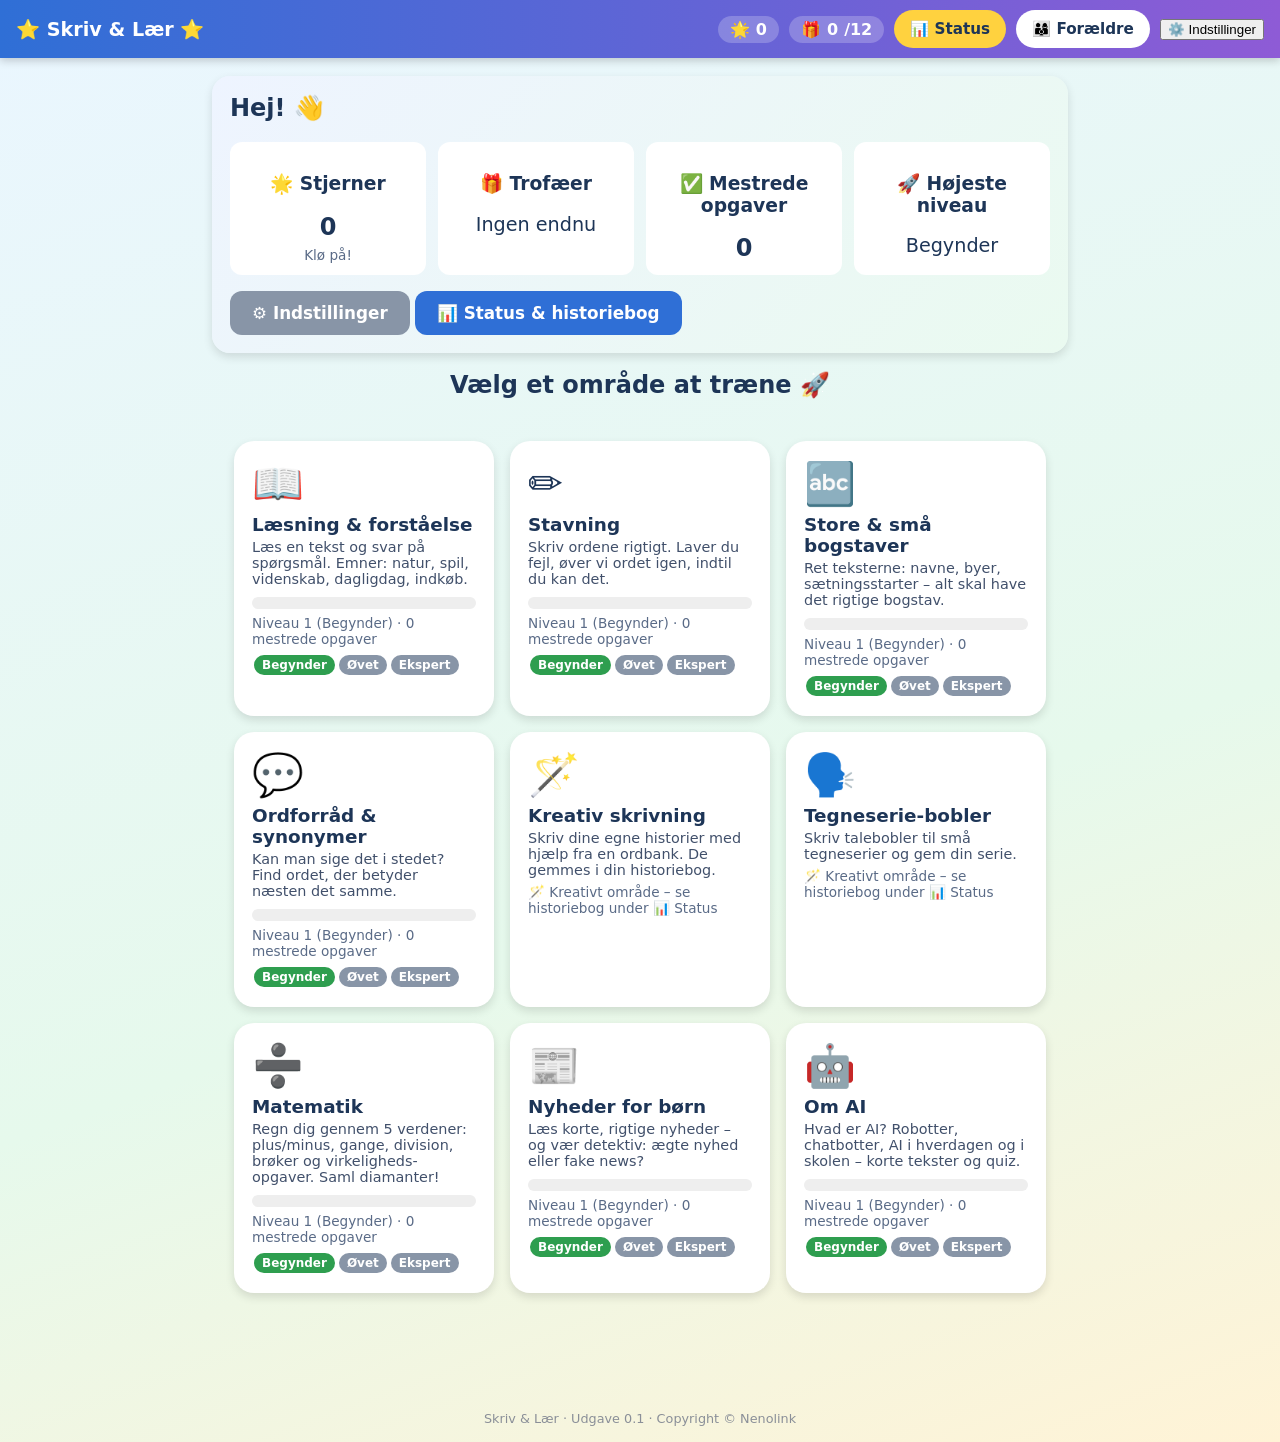
<file: index.html>
<!doctype html>
<html lang="da">
<head>
<meta charset="UTF-8" />
<meta name="viewport" content="width=device-width, initial-scale=1.0" />
<title>Skriv &amp; Lær – 4. klasse</title>
<link rel="stylesheet" href="faelles.css" />
</head>
<body>
<header>
  <h1>⭐ Skriv &amp; Lær ⭐</h1>
  <div class="pill">🌟 <span id="hud-stjerner">0</span></div>
  <div class="pill">🎁 <span id="hud-trofæer">0</span>/12</div>
  <button id="btn-status">📊 Status</button>
  <button id="btn-foraelder">👨‍👩‍👦 Forældre</button>
  <button id="btn-indstillinger">⚙️ Indstillinger</button>
</header>
<div class="hoved" id="app"></div>
<div class="overlay" id="overlay"><div class="indhold" id="overlay-indhold"></div></div>

<script src="faelles/data-dansk.js"></script>
<script src="faelles/data-andet.js"></script>
<script src="faelles/motor.js"></script>
<script>
"use strict";
function vælgNiveau(omr, n){
  if(!S || !S.områder[omr]) return;
  S.områder[omr].niveau = n;
  gem(S);
  location.reload();
}
var SIDE = [
 {fil:"laesning.html",ikon:"📖",navn:"Læsning & forståelse",tag:"Læs en tekst og svar på spørgsmål. Emner: natur, spil, videnskab, dagligdag, indkøb."},
 {fil:"stavning.html",ikon:"✏️",navn:"Stavning",tag:"Skriv ordene rigtigt. Laver du fejl, øver vi ordet igen, indtil du kan det."},
 {fil:"bogstaver.html",ikon:"🔤",navn:"Store & små bogstaver",tag:"Ret teksterne: navne, byer, sætningsstarter – alt skal have det rigtige bogstav."},
 {fil:"synonymer.html",ikon:"💬",navn:"Ordforråd & synonymer",tag:"Kan man sige det i stedet? Find ordet, der betyder næsten det samme."},
 {fil:"kreativ-skrivning.html",ikon:"🪄",navn:"Kreativ skrivning",tag:"Skriv dine egne historier med hjælp fra en ordbank. De gemmes i din historiebog."},
 {fil:"tegneserie.html",ikon:"🗣️",navn:"Tegneserie-bobler",tag:"Skriv talebobler til små tegneserier og gem din serie."},
 {fil:"matematik.html",ikon:"➗",navn:"Matematik",tag:"Regn dig gennem 5 verdener: plus/minus, gange, division, brøker og virkeligheds-opgaver. Saml diamanter!"},
 {fil:"nyheder.html",ikon:"📰",navn:"Nyheder for børn",tag:"Læs korte, rigtige nyheder – og vær detektiv: ægte nyhed eller fake news?"},
 {fil:"ai.html",ikon:"🤖",navn:"Om AI",tag:"Hvad er AI? Robotter, chatbotter, AI i hverdagen og i skolen – korte tekster og quiz."}
];
var TILES = {"laesning.html":"laesning","stavning.html":"stavning","bogstaver.html":"bogstaver","synonymer.html":"synonym","matematik.html":"matematik","nyheder.html":"nyheder","ai.html":"ai"};
var app = document.getElementById("app");

/* ============ DASHBOARD ============ */
function totalMestrede(){ return ALLE_OMRAADER.reduce(function(a,o){ return a+S.områder[o].mestrede.length; },0); }
function bedsteNiveau(){ return Math.max.apply(null, ALLE_OMRAADER.map(function(o){ return S.områder[o].niveau; })); }
function tegnDashboard(){
  var navn = S.indstillinger.navn;
  var hilsen = navn? "Hej "+navn+"! 👋" : "Hej! 👋";
  var html = "<div class='kasse' style='background:linear-gradient(135deg,#eef4ff,#eafaf0)'>"+
    "<h2 style='margin-top:0'>"+hilsen+"</h2>"+
    "<div style='display:grid;grid-template-columns:repeat(auto-fit,minmax(140px,1fr));gap:12px;margin-top:10px'>"+
      "<div style='background:#fff;border-radius:12px;padding:12px;text-align:center'><h3>🌟 Stjerner</h3><div style='font-size:1.5rem'><b>"+S.stjerner+"</b></div>"+(S.stjerner?"":"<div class='tagline'>Klø på!</div>")+"</div>"+
      "<div style='background:#fff;border-radius:12px;padding:12px;text-align:center'><h3>🎁 Trofæer</h3><div style='font-size:1.2rem'>"+("🏅".repeat(S.trofæer)||"Ingen endnu")+"</div></div>"+
      "<div style='background:#fff;border-radius:12px;padding:12px;text-align:center'><h3>✅ Mestrede opgaver</h3><div style='font-size:1.5rem'><b>"+totalMestrede()+"</b></div></div>"+
      "<div style='background:#fff;border-radius:12px;padding:12px;text-align:center'><h3>🚀 Højeste niveau</h3><div style='font-size:1.2rem'>"+NIV[bedsteNiveau()].navn+"</div></div>"+
    "</div>"+
    "<p style='margin-bottom:0'><button class='btn grå' onclick='visIndstillinger()'>⚙️ Indstillinger</button>"+
    " <button class='btn blå' onclick='visStatus()'>📊 Status & historiebog</button></p>"+
  "</div>"+
  "<h2 style='text-align:center;color:#1d3557;margin-top:18px'>Vælg et område at træne 🚀</h2>"+
  "<div class='menu' id='menukort'></div>";
  return html;
}
app.innerHTML = tegnDashboard();
var m = document.getElementById("menukort");
SIDE.forEach(function(k){
  var el = document.createElement("a");
  el.className = "kort";
  el.href = k.fil;
  var prof = "";
  var omr = TILES[k.fil];
  if(omr){
    var oo=S.områder[omr];
    var pct = Math.min(100, Math.round(oo.mestrede.length/NIV[oo.niveau].behov*100));
    prof = "<div class='skridt'><i style='width:"+pct+"%'></i></div><div class='tagline'>Niveau "+oo.niveau+" ("+NIV[oo.niveau].navn+") · "+oo.mestrede.length+" mestrede opgaver</div>"+
      "<div style='margin-top:6px' id='nv-"+omr+"'></div>";
  } else {
    prof = "<div class='tagline'>🪄 Kreativt område – se historiebog under 📊 Status</div>";
  }
  el.innerHTML = "<div class='ikon'>"+k.ikon+"</div><h2>"+k.navn+"</h2><p>"+k.tag+"</p>"+prof;
  m.appendChild(el);
  if(omr){
    var nv = document.getElementById("nv-"+omr);
    [1,2,3].forEach(function(n){
      var b = document.createElement("button");
      b.className = "btn "+(S.områder[omr].niveau===n? "grøn":"grå");
      b.style.cssText = "padding:3px 8px;font-size:.75rem;margin:2px";
      b.textContent = NIV[n].navn;
      b.setAttribute("onclick","event.preventDefault();event.stopPropagation();vælgNiveau('"+omr+"',"+n+")");
      nv.appendChild(b);
    });
  }
});
bindFællesknapper();
opdaterHUD();
</script>
<footer style="text-align:center;padding:16px;color:#8a8f98;font-size:.8rem">
  Skriv &amp; Lær · Udgave 0.1 · Copyright © Nenolink
</footer>
</body>
</html>
</file>
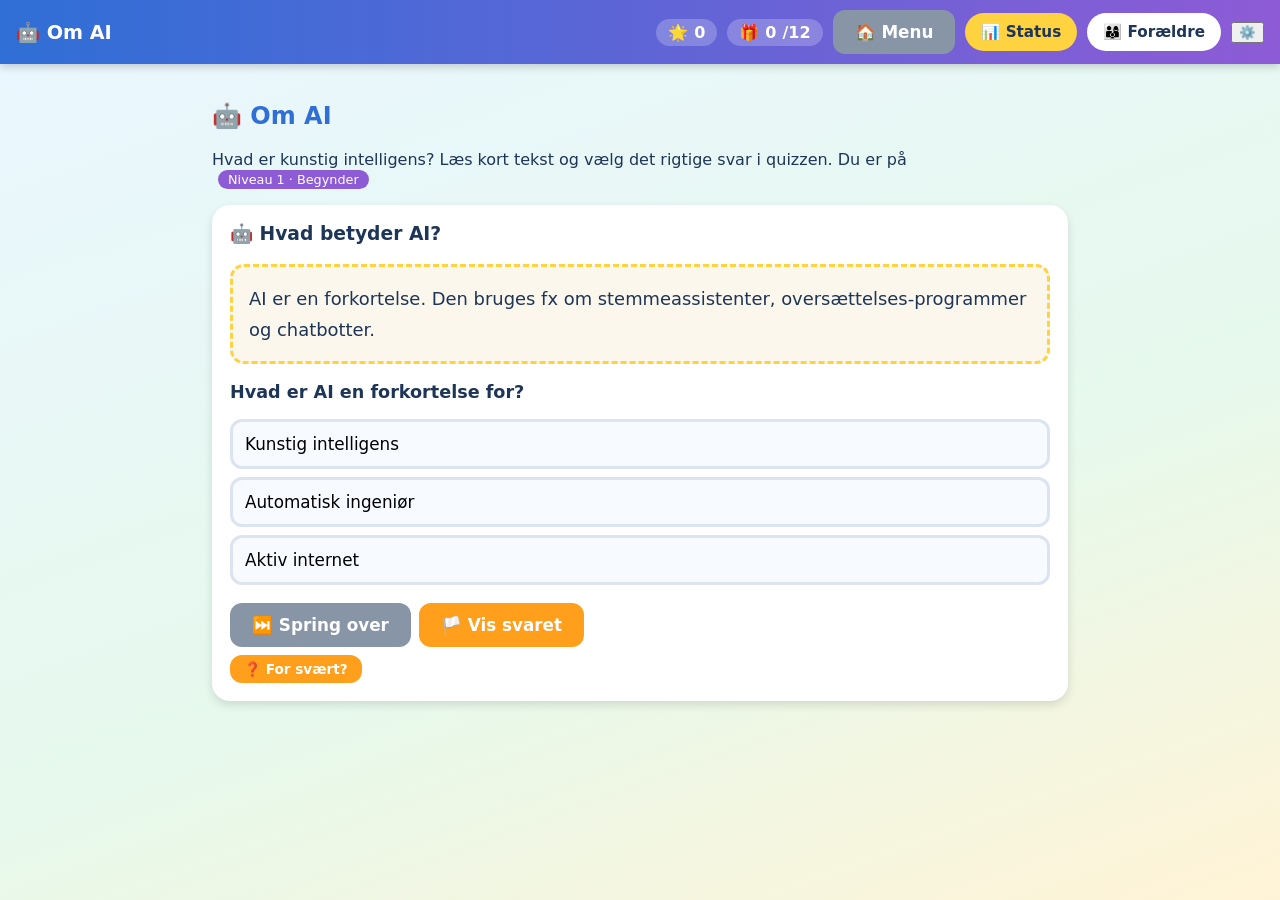
<file: ai.html>
<!doctype html>
<html lang="da">
<head>
<meta charset="UTF-8" />
<meta name="viewport" content="width=device-width, initial-scale=1.0" />
<title>Om AI – Skriv &amp; Lær</title>
<link rel="stylesheet" href="faelles.css" />
</head>
<body>
<header>
  <h1>🤖 Om AI</h1>
  <div class="pill">🌟 <span id="hud-stjerner">0</span></div>
  <div class="pill">🎁 <span id="hud-trofæer">0</span>/12</div>
  <a class="btn grå" href="index.html">🏠 Menu</a>
  <button id="btn-status">📊 Status</button>
  <button id="btn-foraelder">👨‍👩‍👦 Forældre</button>
  <button id="btn-indstillinger">⚙️</button>
</header>
<div class="hoved" id="app"></div>
<div class="overlay" id="overlay"><div class="indhold" id="overlay-indhold"></div></div>

<script src="faelles/data-dansk.js"></script>
<script src="faelles/data-andet.js"></script>
<script src="faelles/motor.js"></script>
<script>
"use strict";
startSide("ai");
bindFællesknapper();
opdaterHUD();
</script>
</body>
</html>
</file>
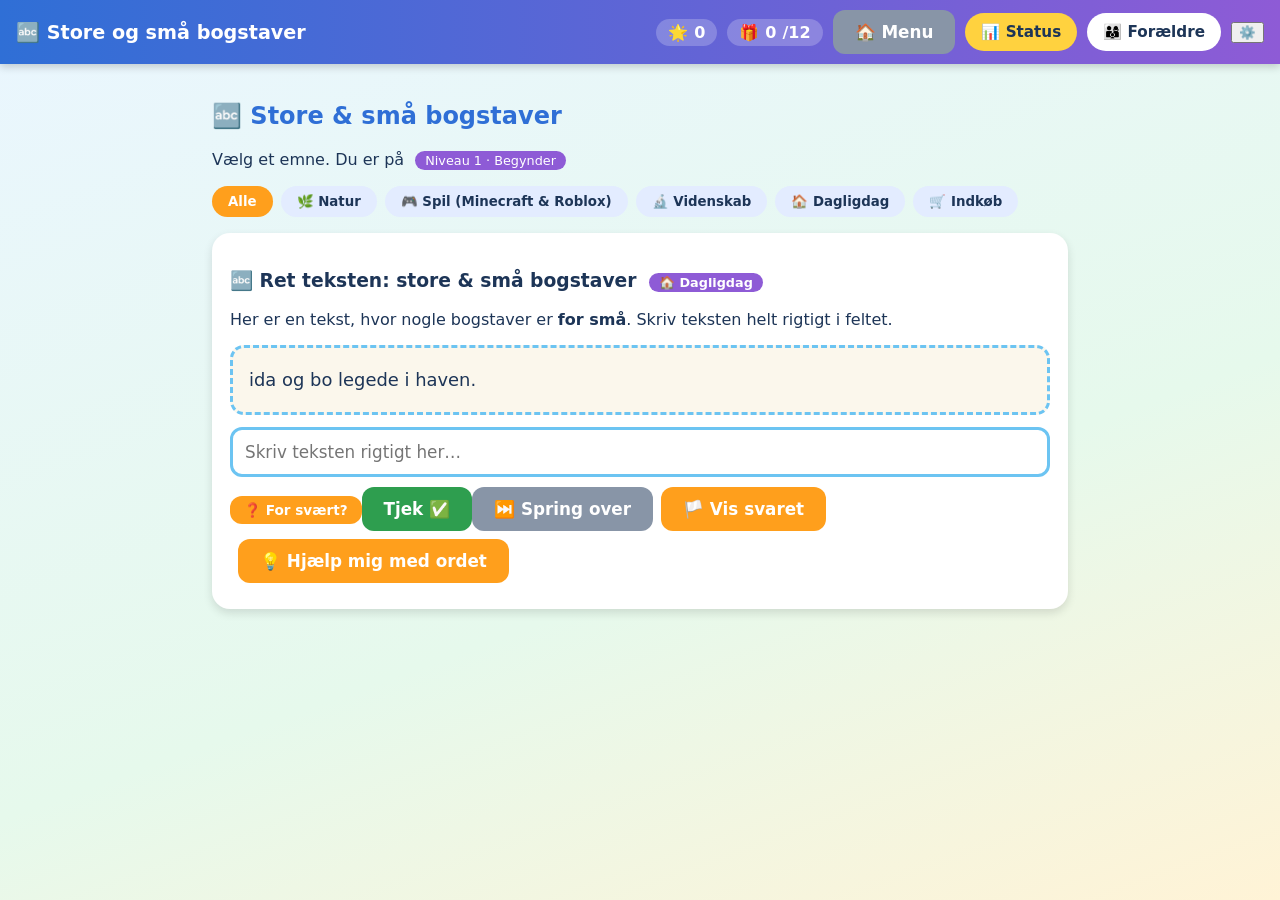
<file: bogstaver.html>
<!doctype html>
<html lang="da">
<head>
<meta charset="UTF-8" />
<meta name="viewport" content="width=device-width, initial-scale=1.0" />
<title>Store og små bogstaver – Skriv &amp; Lær</title>
<link rel="stylesheet" href="faelles.css" />
</head>
<body>
<header>
  <h1>🔤 Store og små bogstaver</h1>
  <div class="pill">🌟 <span id="hud-stjerner">0</span></div>
  <div class="pill">🎁 <span id="hud-trofæer">0</span>/12</div>
  <a class="btn grå" href="index.html">🏠 Menu</a>
  <button id="btn-status">📊 Status</button>
  <button id="btn-foraelder">👨‍👩‍👦 Forældre</button>
  <button id="btn-indstillinger">⚙️</button>
</header>
<div class="hoved" id="app"></div>
<div class="overlay" id="overlay"><div class="indhold" id="overlay-indhold"></div></div>

<script src="faelles/data-dansk.js"></script>
<script src="faelles/motor.js"></script>
<script>
"use strict";
startSide("bogstaver");
bindFællesknapper();
opdaterHUD();
</script>
</body>
</html>
</file>
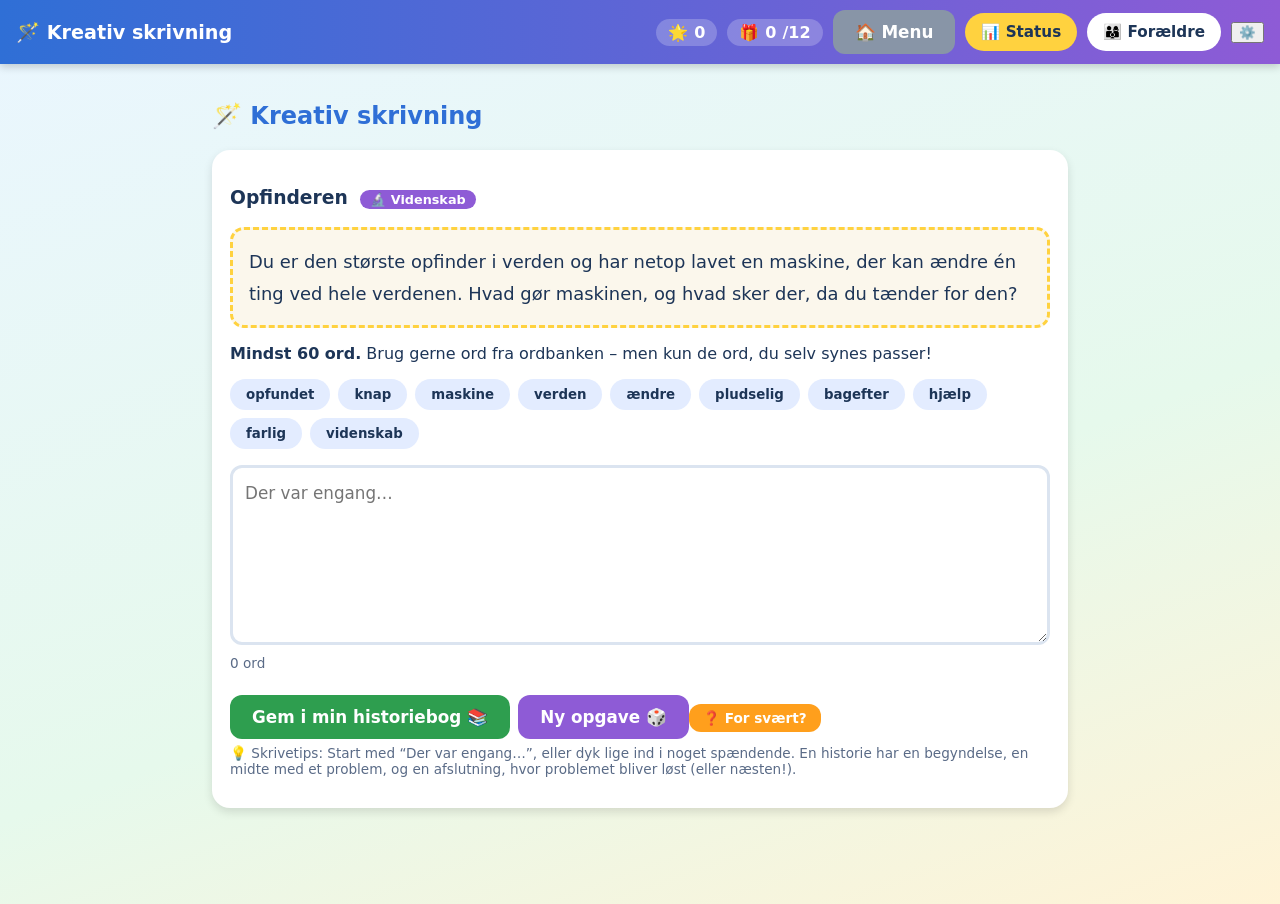
<file: kreativ-skrivning.html>
<!doctype html>
<html lang="da">
<head>
<meta charset="UTF-8" />
<meta name="viewport" content="width=device-width, initial-scale=1.0" />
<title>Kreativ skrivning – Skriv &amp; Lær</title>
<link rel="stylesheet" href="faelles.css" />
</head>
<body>
<header>
  <h1>🪄 Kreativ skrivning</h1>
  <div class="pill">🌟 <span id="hud-stjerner">0</span></div>
  <div class="pill">🎁 <span id="hud-trofæer">0</span>/12</div>
  <a class="btn grå" href="index.html">🏠 Menu</a>
  <button id="btn-status">📊 Status</button>
  <button id="btn-foraelder">👨‍👩‍👦 Forældre</button>
  <button id="btn-indstillinger">⚙️</button>
</header>
<div class="hoved" id="app"></div>
<div class="overlay" id="overlay"><div class="indhold" id="overlay-indhold"></div></div>

<script src="faelles/data-dansk.js"></script>
<script src="faelles/motor.js"></script>
<script>
"use strict";
function startKreativ(){
  var k = KREATIVT[Math.floor(Math.random()*KREATIVT.length)];
  var app = document.getElementById("app");
  app.innerHTML = "<h2 class='område'>🪄 Kreativ skrivning</h2>"+
  "<div class='kasse'>"+
    "<h3>"+k.titel+" <span class='lvlbadge'>"+EMNE[k.emne]+"</span></h3>"+
    "<div class='læsetekst'>"+k.prompt+"</div>"+
    "<p><b>"+k.mængde+".</b> Brug gerne ord fra ordbanken – men kun de ord, du selv synes passer!</p>"+
    "<div class='emnevalg'>"+k.ordbank.map(function(w){return "<button class='emne' data-ord='"+w+"'>"+w+"</button>";}).join("")+"</div>"+
    "<textarea class='tekst' id='historie' placeholder=\"Der var engang…\"></textarea>"+
    "<p id='taeller' class='tagline'>0 ord</p>"+
    "<button class='btn grøn' id='Tjek' style='margin-top:10px'>Gem i min historiebog 📚</button>"+
    "<button class='btn lilla' id='NyOpgave' style='margin-left:8px'>Ny opgave 🎲</button>"+
    svaerKnap("kreativ")+
    "<div class='feedback' id='fb'></div>"+
    "<p class='tagline'>💡 Skrivetips: Start med \u201CDer var engang…\u201D, eller dyk lige ind i noget spændende. En historie har en begyndelse, en midte med et problem, og en afslutning, hvor problemet bliver løst (eller næsten!).</p>"+
  "</div>";
  var ta=document.getElementById("historie");
  function tæller(){
    var n=(ta.value.trim().match(/\S+/g)||[]).length;
    document.getElementById("taeller").textContent = n+" ord"+(n<k.minOrd? " (målet er "+k.minOrd+")" : " ✅ målet er nået!");
    return n;
  }
  ta.addEventListener("input",tæller);
  Array.prototype.forEach.call(document.querySelectorAll(".emne[data-ord]"),function(btn){
    btn.onclick=function(){
      if(ta.value && !/\s$/.test(ta.value)) ta.value += " ";
      ta.value += btn.getAttribute("data-ord")+" ";
      ta.dispatchEvent(new Event("input")); ta.focus();
    };
  });
  document.getElementById("NyOpgave").onclick=startKreativ;
  document.getElementById("Tjek").onclick=function(){
    var n=tæller();
    var fb=document.getElementById("fb");
    if(n<k.minOrd){
      fb.className="feedback skidt";
      fb.innerHTML="Din historie er på "+n+" ord. Prøv at skrive lidt mere – så sker der flere ting i historien! 🧙 Du mangler "+(k.minOrd-n)+" ord til målet.";
      return;
    }
    var tekst=ta.value.trim();
    var fejl=[];
    if(!/^[A-ZÆØÅ]/.test(tekst)) fejl.push("Historien skal starte med stort bogstav.");
    if(!/[.!?…]$/.test(tekst)) fejl.push("Historien skal slutte med punktum, udråbstegn eller spørgsmålstegn.");
    if(/([.!?]\s+)([a-zæøå])/.test(tekst)) fejl.push("Efter et punktum skal der stort bogstav (kig efter sætninger, der starter med lille).");
    if(fejl.length){
      fb.className="feedback skidt";
      fb.innerHTML="Din historie er god og lang nok! Men tjek lige disse småting, så teksten bliver helt korrekt:<br>• "+fejl.join("<br>• ")+"<br><br>Ret dem, og tryk på Gem igen.";
      return;
    }
    S.historier.push({titel:k.titel, tekst:tekst, dato:new Date().toISOString(), emne:k.emne});
    givStjerner(5,true);
    fb.className="feedback god";
    fb.innerHTML="📚 Din historie er gemt i historiebogen! +5 stjerner 🌟 Du kan læse den igen under 📊 Status – eller downloade den som fil.";
    document.getElementById("Tjek").disabled=true;
  };
}
startKreativ();
bindFællesknapper();
opdaterHUD();
</script>
</body>
</html>
</file>
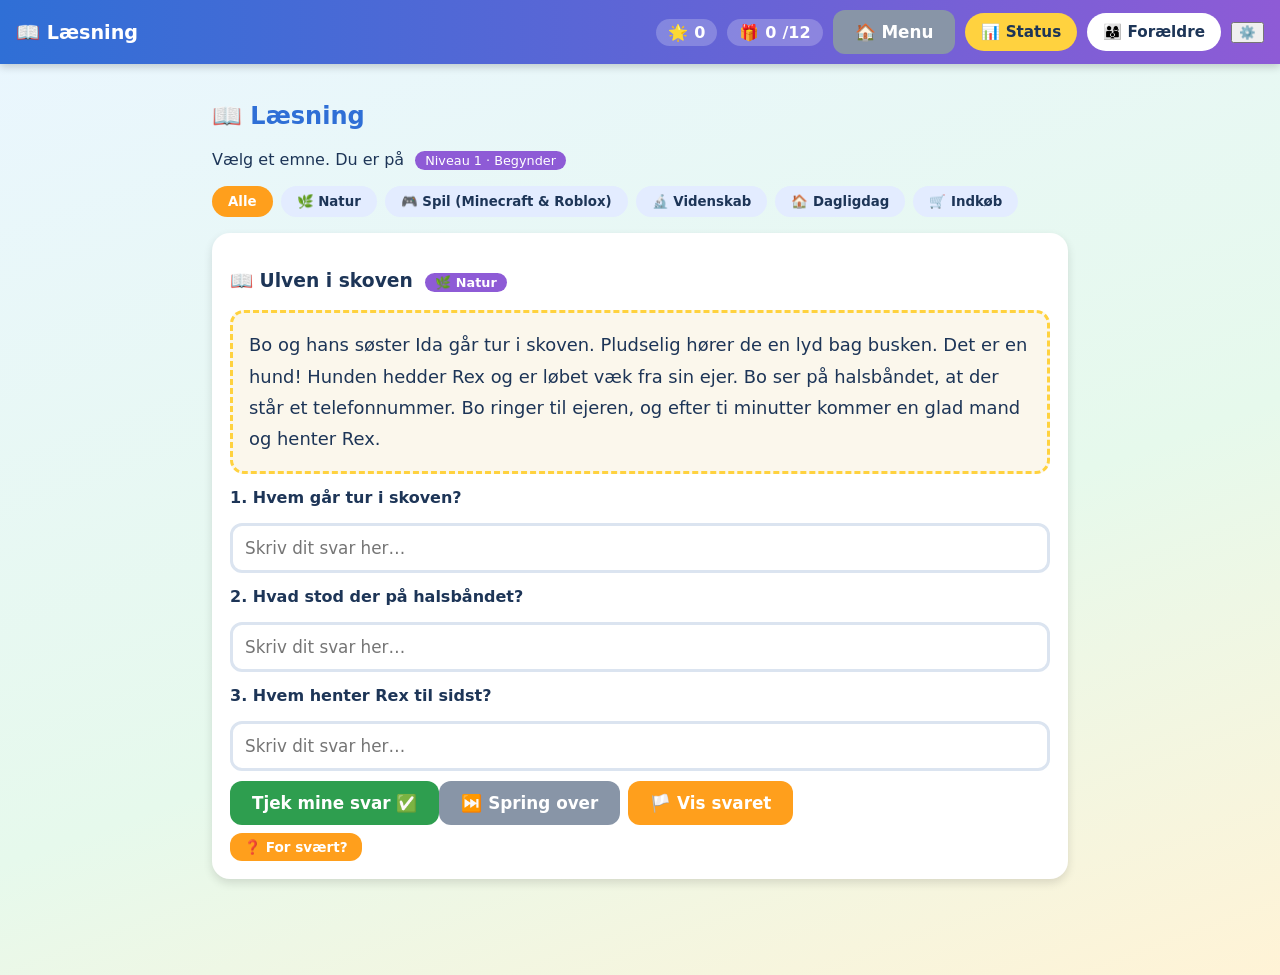
<file: laesning.html>
<!doctype html>
<html lang="da">
<head>
<meta charset="UTF-8" />
<meta name="viewport" content="width=device-width, initial-scale=1.0" />
<title>Læsning – Skriv &amp; Lær</title>
<link rel="stylesheet" href="faelles.css" />
</head>
<body>
<header>
  <h1>📖 Læsning</h1>
  <div class="pill">🌟 <span id="hud-stjerner">0</span></div>
  <div class="pill">🎁 <span id="hud-trofæer">0</span>/12</div>
  <a class="btn grå" href="index.html">🏠 Menu</a>
  <button id="btn-status">📊 Status</button>
  <button id="btn-foraelder">👨‍👩‍👦 Forældre</button>
  <button id="btn-indstillinger">⚙️</button>
</header>
<div class="hoved" id="app"></div>
<div class="overlay" id="overlay"><div class="indhold" id="overlay-indhold"></div></div>

<script src="faelles/data-dansk.js"></script>
<script src="faelles/motor.js"></script>
<script>
"use strict";
startSide("laesning");
bindFællesknapper();
opdaterHUD();
</script>
</body>
</html>
</file>
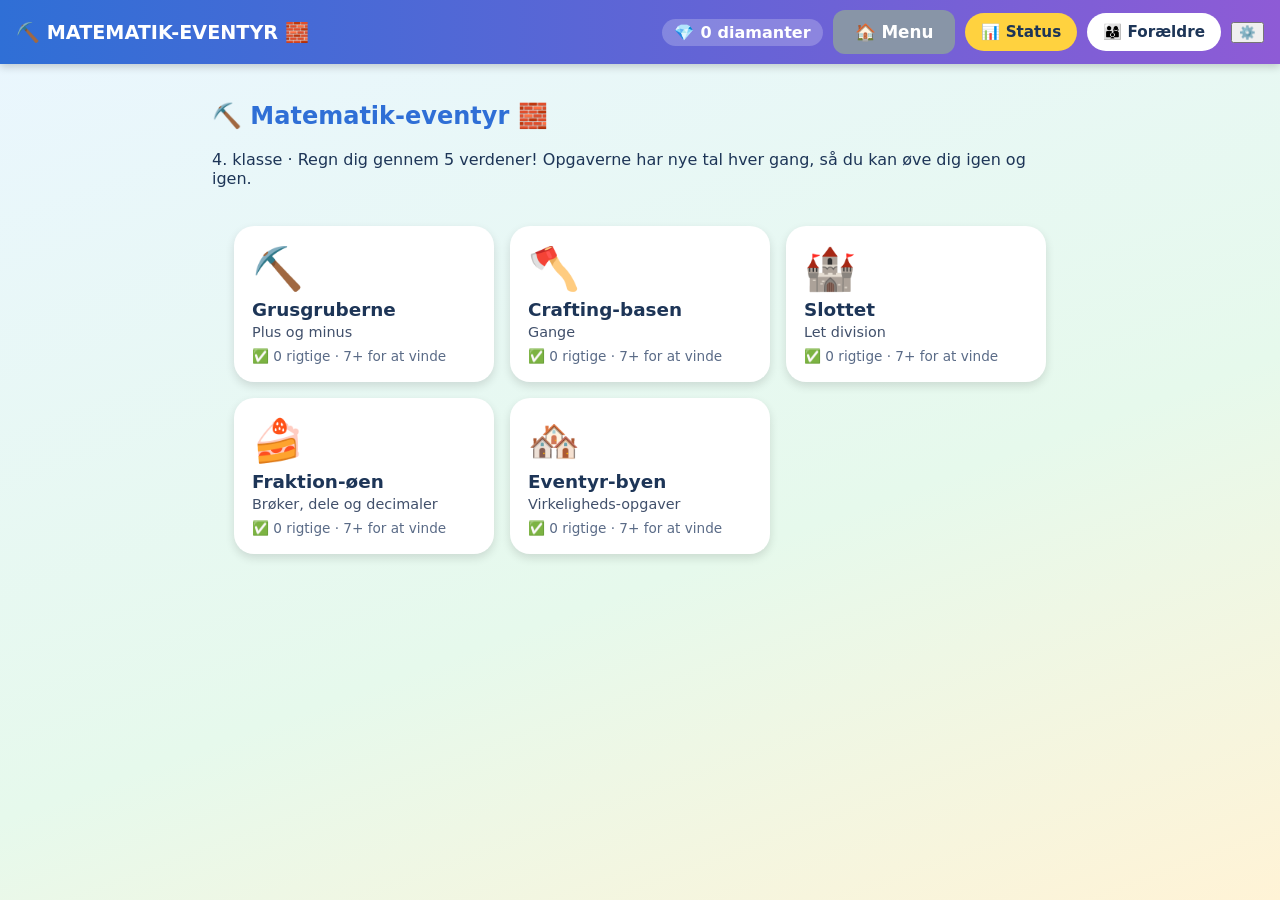
<file: matematik.html>
<!doctype html>
<html lang="da">
<head>
<meta charset="UTF-8" />
<meta name="viewport" content="width=device-width, initial-scale=1.0" />
<title>Matematik-eventyr – Skriv &amp; Lær</title>
<link rel="stylesheet" href="faelles.css" />
</head>
<body>
<header>
  <h1>⛏️ MATEMATIK-EVENTYR 🧱</h1>
  <div class="pill">💎 <span id="hud-diamanter">0</span> diamanter</div>
  <a class="btn grå" href="index.html">🏠 Menu</a>
  <button id="btn-status">📊 Status</button>
  <button id="btn-foraelder">👨‍👩‍👦 Forældre</button>
  <button id="btn-indstillinger">⚙️</button>
</header>
<div class="hoved" id="app"></div>
<div class="overlay" id="overlay"><div class="indhold" id="overlay-indhold"></div></div>

<script src="faelles/data-dansk.js"></script>
<script src="faelles/data-andet.js"></script>
<script src="faelles/motor.js"></script>
<script>
"use strict";
/* opsæt gemt fremskridt til eventyret */
if(!S.matVerdener) S.matVerdener = {};
if(typeof S.diamanter !== "number") S.diamanter = 0;
gem(S);
function opdaterEventyrHUD(){
  var d = document.getElementById("hud-diamanter");
  if(d) d.textContent = S.diamanter;
}

/* ---- tilfældige tal + navne: opgaverne er aldrig ens ---- */
function slump(a,b){ return Math.floor(Math.random()*(b-a+1))+a; }
function vælg(liste){ return liste[slump(0,liste.length-1)]; }
var NAVNE = ["Emil","Freja","Noah","Alma","Villads","Zoe","Emma","Peter","Malu","Oskar","Clara","Benji"];

/* verbale feedback-fraser */
var ROS = ["Godt klaret! 💪","Flot regnet! 🌟","Super! 🎉","Wow, det var hurtigt! ⭐","Perfekt! 👏","Skarpt regnet! 🔥","Du klarede det! 🎈","Sådan! Videre med fornøjelsen 😄","Kanon! 💥","Bravo! 🥳"];
var OPMUNTRING = ["Næsten! Prøv igen – eller tag et vink 💡","Helt tæt på, jeg kan mærke det! 💪","Ikke helt – men fejl er bare øvelse. Prøv igen!","Det var ikke det rigtige tal denne gang. Prøv igen eller tryk 💡"];

/* opgave-generator pr. verden: returnerer {opgave, svar[], vink} */
var GENERATOR = {
 v1: function(){
  var n = vælg(NAVNE), ting = vælg(["klodser","guldklumper","brikker","kort","bøller","æbler"]);
  var a = slump(15,80), b = slump(5,a-2);
  if(Math.random()<0.5){
    var vare1 = vælg(["En mælk","En is","Et brød","En banan","En juice"]), vare2 = vælg(["et brød","en kage","en æble juice","en bolle"]);
    var p1 = slump(5,25), p2 = slump(5,25);
    return {opgave:vare1+" koster "+p1+" kroner og "+vare2+" koster "+p2+" kroner. Hvad koster de tilsammen?", svar:[String(p1+p2)], vink:"Tilsammen betyder plus: "+p1+" + "+p2+"."};
  }
  return {opgave:n+" har "+a+" "+ting+". Men "+b+" af dem falder ned i graven og bliver væk. Hvor mange "+ting+" har "+n+" tilbage?", svar:[String(a-b)], vink:"Der bliver færre, så det er minus: "+a+" - "+b+"."};
 },
 v2: function(){
  var a = slump(3,12), b = slump(2,10);
  var skabelon = vælg([
    {t:"I Minecraft har du "+a+" kasser med "+b+" klodser i hver. Hvor mange klodser har du i alt?", v:a+" kasser med "+b+" i hver: "+a+" x "+b+"."},
    {t:"En bijflok har "+a+" bier, og hver bi samler "+b+" blomster. Hvor mange blomster samler de i alt?", v:a+" bier à "+b+" blomster: "+a+" x "+b+"."},
    {t:"Du bygger "+a+" tårne, der er "+b+" klodser høje. Hvor mange klodser bruger du i alt?", v:a+" tårne à "+b+" klodser: "+a+" x "+b+"."},
    {t:"En chokoladeplade har "+a+" rækker med "+b+" brikker i hver. Hvor mange brikker er der i alt?", v:a+" rækker à "+b+" brikker: "+a+" x "+b+"."},
    {t:"Hver spiller får "+b+" diamanter, og I er "+a+" spillere. Hvor mange diamanter skal der i alt?", v:a+" spillere à "+b+" diamant(er): "+a+" x "+b+"."}
  ]);
  return {opgave:skabelon.t, svar:[String(a*b)], vink:skabelon.v};
 },
 v3: function(){
  var kvot = slump(2,9), gang = slump(2,9), total = kvot*gang;
  var ting = vælg(["klodser","nødder","æbler","kager","robux","brikker"]);
  var skabelon = vælg([
    {t:total+" "+ting+" skal deles ligeligt mellem "+gang+" venner. Hvor mange "+ting+" får hver ven?", v:"Hvad ganget med "+gang+" giver "+total+"? Prøv gang-tabellen."},
    {t:"En flok på "+gang+" ekorn har "+total+" "+ting+" sammen. De deler ligeligt. Hvor mange får hvert ekorn?", v:total+" delt i "+gang+". Hvad ganget med "+gang+" giver "+total+"?"},
    {t:"Du har "+total+" "+ting+" i "+gang+" lige høje tårne. Hvor mange "+ting+" er der i hvert tårn?", v:total+" / "+gang+" – eller: gang med "+gang+" indtil du rammer "+total+"."}
  ]);
  return {opgave:skabelon.t, svar:[String(kvot)], vink:skabelon.v};
 },
 v4: function(){
  var sl = vælg(["halv","kvart","tier"]);
  if(sl==="halv"){
    var N = slump(4,15)*2;
    return {opgave:"Hvad er 1/2 af "+N+" klodser? (Svar med et tal)", svar:[String(N/2)], vink:"Halvdelen af "+N+": "+N+" delt i 2."};
  }
  if(sl==="kvart"){
    var N2 = slump(3,15)*4;
    return Math.random()<0.5 ?
      {opgave:"En pizza er skåret i "+N2+" skiver. Du spiser 1/4 af pizzaen. Hvor mange skiver spiser du?", svar:[String(N2/4)], vink:N2+" delt i 4 dele."} :
      {opgave:"Skriv 1/4 som decimaltal. (Brug komma)", svar:["0,25","0.25"], vink:"1/4 = 25 af 100 dele = 0,25."};
  }
  var type = slump(0,2);
  if(type===0){
    var g = slump(2,3), N3 = g*slump(2,8);
    return {opgave:"Hvad er 1/"+g+" af "+N3+" boller? (Svar med et tal)", svar:[String(N3/g)], vink:N3+" delt i "+g+" dele."};
  }
  if(type===1){
    return {opgave:"Skriv 1/2 som decimaltal. (Brug komma)", svar:["0,5","0.5","0,50","0.50"], vink:"1/2 = 5 af 10 dele = 0,5."};
  }
  var d1 = vælg(["0,5","0,25","0,75"]);
  var d2 = vælg(["0,25","0,5","0,75"]);
  var sum = (parseFloat(d1.replace(",","."))+parseFloat(d2.replace(",",".")));
  var sTxt = String(sum).replace(".",",");
  return {opgave:"Hvad er "+d1+" + "+d2+"? Skriv svaret som decimaltal med komma.", svar:[sTxt, sTxt.replace(",",".")], vink:"Tænk i øre: 0,25 er 25 øre og 0,5 er 50 øre. Læg ørene sammen og sæt komma tilbage."};
 },
 v5: function(){
  var type = slump(0,4);
  var n = vælg(NAVNE);
  if(type===0){
    var p1 = slump(8,30), p2 = slump(8,30), betalt = vælg([50,100,100,200]);
    var pris = p1+p2;
    if(pris>=betalt){ betalt = pris + slump(5,40); }
    return {opgave:"En is koster "+p1+" kroner og en saft koster "+p2+" kroner. Du betaler med "+betalt+" kroner. Hvor mange kroner får du i byttepenge?", svar:[String(betalt-pris)], vink:"Først prisen tilsammen: "+p1+" + "+p2+" = "+pris+". Derefter: "+betalt+" - "+pris+"."};
  }
  if(type===1){
    var t1 = slump(7,23), m1 = slump(10,55), slut = t1 + Math.floor(m1/60), mRest = m1 % 60;
    var p = function(x){ return (x<10? "0":"")+x; };
    var sTxt = p(slut)+":"+p(mRest);
    return {opgave:"En bus kører kl. "+p(t1)+":00 og er på vej i "+m1+" minutter. Hvornår er den fremme? (Skriv fx 15:30)", svar:[sTxt, sTxt.replace(":","")], vink:m1+" minutter = "+Math.floor(m1/60)+" time(r) og "+(m1%60)+" minutter. Læg det til kl. "+p(t1)+":00."};
  }
  if(type===2){
    var km = slump(2,12)*slump(2,4), timer = slump(2,4);
    if(km % timer !== 0){ km = km - (km % timer); }
    return {opgave:n+" cykler "+km+" km på "+timer+" timer. Hvor mange km cykler "+n+" i gennemsnit pr. time?", svar:[String(km/timer)], vink:km+" km delt på "+timer+" timer."};
  }
  if(type===3){
    var kg = slump(2,6), pris2 = slump(6,15);
    return {opgave:n+" køber "+kg+" kg æbler til "+pris2+" kroner pr. kilo. Hvad koster æblerne i alt?", svar:[String(kg*pris2)], vink:kg+" kilo à "+pris2+" kroner: "+kg+" x "+pris2+"."};
  }
  var m1 = slump(1,59), m2 = slump(1,59);
  return {opgave:"Skolekoncerten varer "+(m1+m2)+" minutter. Første del varer "+m1+" minutter. Hvor mange minutter varer anden del?", svar:[String(m2)], vink:(m1+m2)+" - "+m1+" = ?"};
 }
};

function lavRunde(verdenId){
  /*lav 8 friske opgaver med tilfældige tal hver gang*/
  var ud = [];
  for(var i=0;i<8;i++){
    var o = GENERATOR[verdenId]();
    o.id = verdenId+"-r"+Date.now()+"-"+i;
    ud.push(o);
  }
  return ud;
}

function visVerdener(){
  var app = document.getElementById("app");
  var html = "<h2 class='område'>⛏️ Matematik-eventyr 🧱</h2>"+
   "<p>4. klasse · Regn dig gennem 5 verdener! Opgaverne har nye tal hver gang, så du kan øve dig igen og igen.</p>"+
   "<div class='menu'>";
  VERDENER.forEach(function(v){
    var antal = S.matVerdener[v.id] || 0;
    var vundet = antal >= 7;
    html += "<a class='kort' href='#' onclick='startVerden(\""+v.id+"\");return false'"+(vundet? " style='border-color:var(--grøn)'":"")+">"+
      "<div class='ikon'>"+v.ikon+"</div>"+
      "<h2>"+v.navn+"</h2>"+
      "<p>"+v.tag+"</p>"+
      (vundet? "<div class='feedback god' style='margin-top:8px'>🏆 Verdenen er vundet! ("+antal+" rigtige)</div>"
             : "<div class='tagline' style='margin-top:8px'>✅ "+antal+" rigtige · 7+ for at vinde</div>")+
    "</a>";
  });
  html += "</div>";
  app.innerHTML = html;
  opdaterEventyrHUD();
}

function startVerden(id){
  var v = VERDENER.filter(function(x){return x.id===id;})[0];
  var app = document.getElementById("app");
  app.innerHTML = "<h2 class='område'>"+v.ikon+" "+v.navn+"</h2>"+
   "<p class='tagline'>"+v.tag+" · ✅ "+(S.matVerdener[v.id]||0)+" rigtige i denne verden (7+ vinder den). "+
   "Forkert svar? Opgaven kommer igen. Nye tal hver runde! Tryk 💡 for et vink.</p>"+
   "<div id='spil'></div>"+
   "<p><button class='btn grå' onclick='visVerdener()'>⬅️ Tilbage til verdenerne</button></p>";
  var holder = document.getElementById("spil");
  var køen = lavRunde(id);
  var udestående = [];
  var rigtige = 0;
  function visOpgave(){
    if(!køen.length){ færdigVerden(v, rigtige); return; }
    var o = køen.shift();
    var wrap = document.createElement("div");
    wrap.className = "kasse";
    wrap.innerHTML = "<h3 style='margin-top:0'>"+v.ikon+" Opgave (7+ vinder verdenen)</h3>"+
      "<p style='font-size:1.1rem;line-height:1.6'>"+o.opgave+"</p>"+
      "<input class='tekst' id='sv' placeholder='Skriv dit svar her…' style='font-size:1.2rem;text-align:center'>"+
      "<div class='feedback' id='fb'></div><div id='vh'></div>"+
      "<div id='knapper'></div>";
    holder.appendChild(wrap);
    document.getElementById("sv").focus();
    var knapper = document.getElementById("knapper");
    var vink = document.createElement("button");
    vink.className="btn orange"; vink.style.marginTop="8px"; vink.textContent="💡 Få et vink";
    vink.onclick = function(){ document.getElementById("vh").innerHTML = "<p class='tagline'>💡 "+o.vink+"</p>"; };
    knapper.appendChild(vink);
    var b = document.createElement("button");
    b.className="btn grøn"; b.style.marginLeft="8px"; b.style.marginTop="8px"; b.textContent="Tjek mit svar ✅";
    b.onclick = function(){
      var gæt = (document.getElementById("sv").value||"").trim().replace(/\s+/g,"");
      var norm = gæt.replace(/,/g,".").toLowerCase();
      var normal = o.svar.map(function(sv){ return String(sv).trim().toLowerCase(); });
      var rig = normal.indexOf(norm)>=0 || normal.indexOf(gæt.toLowerCase())>=0 ||
                normal.map(function(sv){return sv.replace(/\./g,"");}).indexOf(norm.replace(/\./g,""))>=0;
      var fb = document.getElementById("fb");
      if(!gæt){ fb.className="feedback skidt"; fb.textContent="Skriv et svar først 😉"; return; }
      if(rig){
        rigtige++;
        S.matVerdener[v.id] = (S.matVerdener[v.id]||0)+1;
        S.diamanter++;
        givStjerner(1, false);
        fb.className="feedback god";
        fb.innerHTML = "✅ "+vælg(ROS)+" Du får 💎 1 diamant."+(S.matVerdener[v.id]>=7? " 🏆 Verdenen er VUNDET!":"");
        opdaterEventyrHUD();
        if(S.matVerdener[v.id]>=7 && S.områder.matematik.mestrede.indexOf(v.id)<0){
          S.områder.matematik.mestrede.push(v.id);
        }
        gem(S);
        setTimeout(function(){ wrap.remove(); visOpgave(); }, 1400);
      } else {
        fb.className="feedback skidt";
        fb.textContent = vælg(OPMUNTRING);
        vink.onclick();
        /* opgaven lægges tilbage bagest i rækken med NYE tal siden id er nyt næste gang den er genereret */
        setTimeout(function(){ wrap.remove(); køen.push(o); udestående.push(1); visOpgave(); }, 1600);
      }
    };
    knapper.appendChild(b);
    var sp = document.createElement("button");
    sp.className="btn grå"; sp.style.marginTop="8px"; sp.style.marginLeft="8px"; sp.textContent="⏭️ Spring over";
    sp.onclick = function(){ wrap.remove(); køen.push(o); visOpgave(); };
    var gv = document.createElement("button");
    gv.className="btn orange"; gv.style.marginTop="8px"; gv.style.marginLeft="8px"; gv.textContent="🏳️ Vis svaret";
    gv.onclick = function(){
      var fb2 = document.getElementById("fb");
      fb2.className="feedback";
      fb2.innerHTML = "Svaret er: <b>"+o.svar[0]+"</b> – vink: "+o.vink+" <br>Kig godt på det, så kan du regne det selv næste gang! 👀";
      sp.disabled = true;
      var v = document.createElement("button");
      v.className="btn blå"; v.style.marginTop="10px"; v.style.marginLeft="8px"; v.textContent="Videre ➡️";
      v.onclick = function(){ wrap.remove(); visOpgave(); };
      knapper.appendChild(v);
    };
    knapper.appendChild(sp);
    knapper.appendChild(gv);
  }
  visOpgave();
}

function færdigVerden(v, rigtige){
  var vundet = (S.matVerdener[v.id]||0) >= 7;
  document.getElementById("spil").innerHTML =
   "<div class='kasse' style='text-align:center;background:linear-gradient(135deg,#fff9e6,#e6f9ec)'>"+
   "<h2>"+(vundet? "🏆 "+v.navn+" er VUNDET!" : v.ikon+" Runde slut i "+v.navn)+"</h2>"+
   "<p>"+(vundet? "Stærkt gået! Du har nu "+S.matVerdener[v.id]+" rigtige i denne verden."
    : "Du fik "+rigtige+" rigtige i denne runde. I alt "+(S.matVerdener[v.id]||0)+" i "+v.navn+" – 7+ vinder verdenen. Nye opgaver med friske tal venter!")+"</p>"+
   "<button class='btn grøn' onclick='startVerden(\""+v.id+"\")'>Kør en runde mere</button> "+
   "<a class='btn blå' href='index.html' style='margin-left:8px'>🏠 Til forsiden</a></div>";
}

/* Forældre-knapperne på denne side: egen besked med forklaringer pr. verden */
function matForælder(){
  var h = "<p>Her er en kort vejledning til hver verden, så I kan hjælpe derhjemme. Opgaverne laves med tilfældige tal hver gang, så barnet ikke kan udenadslære en fast liste – men skal regne.</p>";
  VERDENER.forEach(function(v){
    h += "<h3>"+v.ikon+" "+v.navn+" <span class='lvlbadge'>"+v.tag+"</span></h3><p>"+v.forael+"</p>";
  });
  h += "<h3>🏆 Belønning</h3><p>🌟 1 stjerne og 💎 1 diamant pr. rigtig opgave. 7+ rigtige i en verden = verdenen er vundet. Forkert svar giver ingen straf – opgaven kommer bare igen med et par nye ord.</p>";
  vis("👨‍👩‍👦 Til forældre (matematik-eventyr)", h);
}

visVerdener();
bindFællesknapper();
var bf = document.getElementById("btn-foraelder");
if(bf) bf.onclick = matForælder;
opdaterHUD();
opdaterEventyrHUD();
</script>
</body>
</html>
</file>
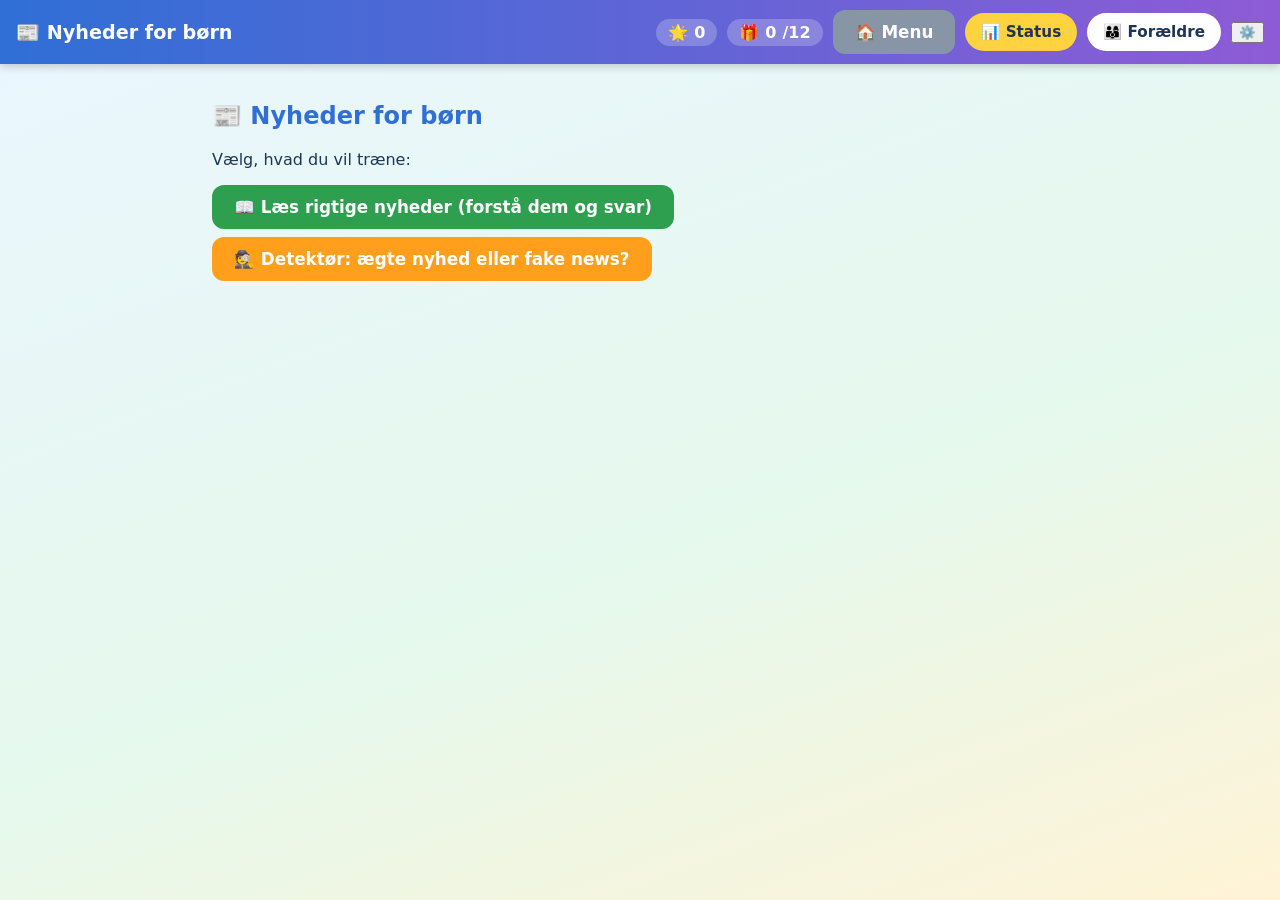
<file: nyheder.html>
<!doctype html>
<html lang="da">
<head>
<meta charset="UTF-8" />
<meta name="viewport" content="width=device-width, initial-scale=1.0" />
<title>Nyheder for børn – Skriv &amp; Lær</title>
<link rel="stylesheet" href="faelles.css" />
</head>
<body>
<header>
  <h1>📰 Nyheder for børn</h1>
  <div class="pill">🌟 <span id="hud-stjerner">0</span></div>
  <div class="pill">🎁 <span id="hud-trofæer">0</span>/12</div>
  <a class="btn grå" href="index.html">🏠 Menu</a>
  <button id="btn-status">📊 Status</button>
  <button id="btn-foraelder">👨‍👩‍👦 Forældre</button>
  <button id="btn-indstillinger">⚙️</button>
</header>
<div class="hoved" id="app"></div>
<div class="overlay" id="overlay"><div class="indhold" id="overlay-indhold"></div></div>

<script src="faelles/data-dansk.js"></script>
<script src="faelles/data-andet.js"></script>
<script src="faelles/motor.js"></script>
<script>
"use strict";
/* Nyheder-siden: læseforståelse + fake news-detektor */
var app = document.getElementById("app");
function visForsideNyheder(){
  app.innerHTML = "<h2 class='område'>📰 Nyheder for børn</h2>"+
   "<p>Vælg, hvad du vil træne:</p>"+
   "<div class='emnevalg'>"+
   "<button class='btn grøn' id='mode-laes'>📖 Læs rigtige nyheder (forstå dem og svar)</button>"+
   "<button class='btn orange' id='mode-detekt'>🕵️ Detektør: ægte nyhed eller fake news?</button>"+
   "</div><div style='margin-top:14px' id='indhold'></div>";
  document.getElementById("mode-laes").onclick = startLæsning;
  document.getElementById("mode-detekt").onclick = startDetektør;
}
function startLæsning(){
  document.getElementById("indhold").innerHTML = "";
  var holder = document.createElement("div");
  holder.id = "runde-holder";
  app.appendChild(holder);
  kørRunde("nyheder", holder);
}
function startDetektør(){
  var holder = document.getElementById("indhold");
  var liste = FAKTA.slice().sort(function(){ return Math.random()-0.5; });
  var idx = 0;
  function visSag(){
    if(idx >= liste.length){
      holder.innerHTML = "<div class='kasse' style='text-align:center'><h2>🕵️ Detektør-tur færdig!</h2>"+
        "<p>Du har gennemset alle "+liste.length+" sager. Prøv en ny tur – rækkefølgen er blandet hver gang.</p>"+
        "<button class='btn grøn' onclick='startDetektør()'>🔎 Ny detektør-tur</button></div>";
      return;
    }
    var f = liste[idx++];
    holder.innerHTML = "<h2 class='område'>🕵️ Nyheds-detektøren</h2>"+
     "<div class='kasse'>"+
      "<h3>Sag "+idx+" af "+liste.length+": "+f.titel+"</h3>"+
      "<div class='læsetekst'>"+f.tekst+"</div>"+
      "<p><b>Er denne nyhed ægte, eller er den fake?</b></p>"+
      "<div class='emnevalg'>"+
      "<button class='btn grøn' id='valg-rigtig'>✅ Ægte nyhed</button>"+
      "<button class='btn rød' id='valg-fake'>🚨 Fake news!</button></div>"+
      "<div class='feedback' id='fb'></div><div id='vh'></div>"+
      svaerKnap("nyheder")+
     "</div>";
    var gjort = false;
    document.getElementById("valg-rigtig").onclick = function(){ bedøm(true); };
    document.getElementById("valg-fake").onclick = function(){ bedøm(false); };
    function bedøm(gæt){
      if(gjort) return; gjort = true;
      var rig = gæt === f.rigtig;
      var fb = document.getElementById("fb");
      registrér("nyheder", f.id, rig, fb,
        "Rigtigt! " + (f.rigtig? "Den var ægte – godt opsnappet!" : "Den var fake – du gennemskuede den!"),
        "Ikke helt. Se detektiv-forklaringen herunder.");
      fb.className = rig? "feedback god" : "feedback skidt";
      fb.innerHTML = (rig? "✅ Korrekt dom! " : "❌ Ikke denne gang. ")+
        (f.rigtig? "Sagen var en <b>ægte</b> nyhed." : "Sagen var <b>fake news</b>.")+
        "<div id='vh2'></div>";
      var vh = document.getElementById("vh2");
      vh.innerHTML = "<p class='tagline'>🔍 <b>Detektiv-forklaring:</b> "+f.hvorfor+"</p>";
      var videre = document.createElement("button");
      videre.className="btn blå"; videre.style.marginTop="10px"; videre.textContent = "Næste sag ➡️";
      videre.onclick = visSag;
      vh.appendChild(videre);
    }
  }
  visSag();
}
visForsideNyheder();
bindFællesknapper();
opdaterHUD();
</script>
</body>
</html>
</file>
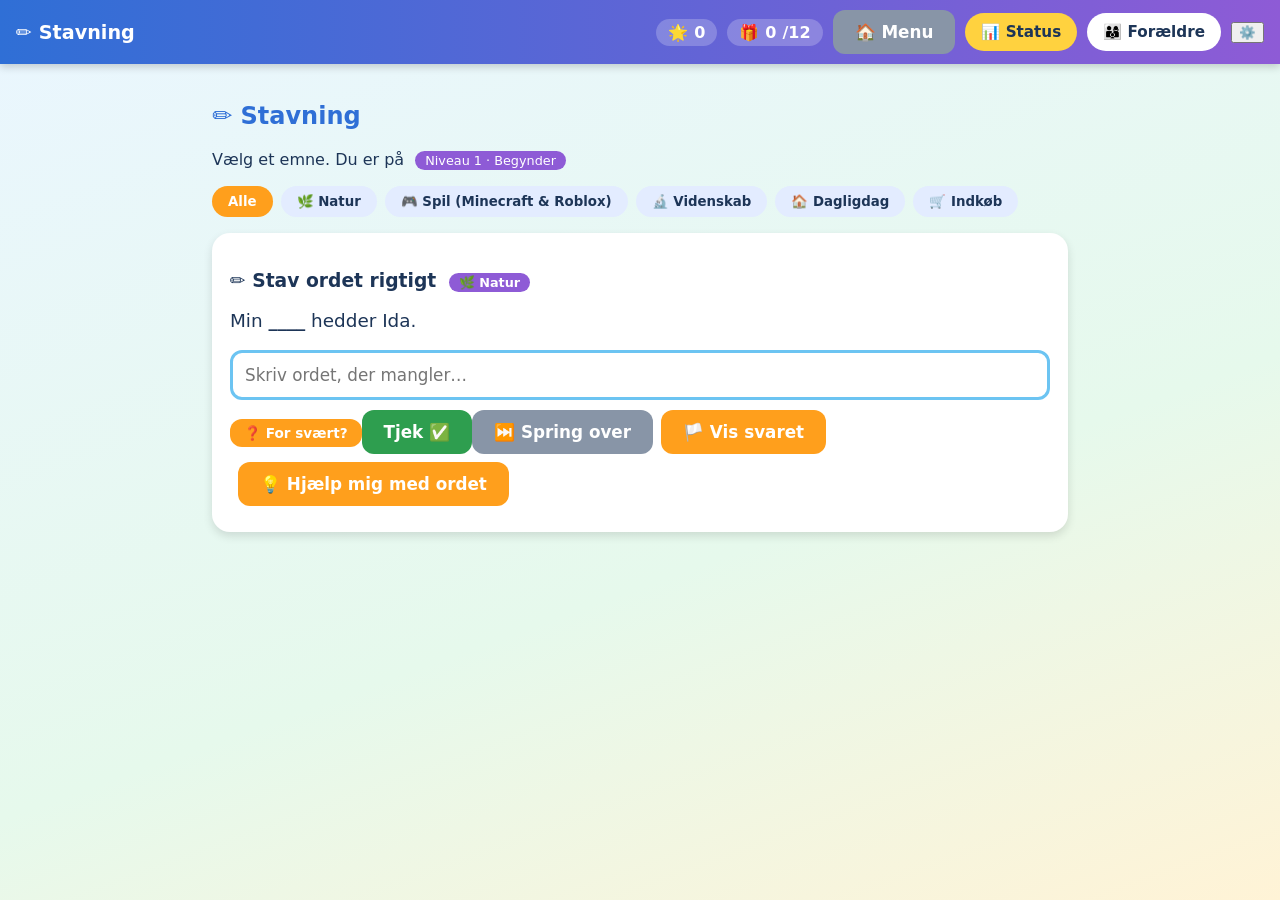
<file: stavning.html>
<!doctype html>
<html lang="da">
<head>
<meta charset="UTF-8" />
<meta name="viewport" content="width=device-width, initial-scale=1.0" />
<title>Stavning – Skriv &amp; Lær</title>
<link rel="stylesheet" href="faelles.css" />
</head>
<body>
<header>
  <h1>✏️ Stavning</h1>
  <div class="pill">🌟 <span id="hud-stjerner">0</span></div>
  <div class="pill">🎁 <span id="hud-trofæer">0</span>/12</div>
  <a class="btn grå" href="index.html">🏠 Menu</a>
  <button id="btn-status">📊 Status</button>
  <button id="btn-foraelder">👨‍👩‍👦 Forældre</button>
  <button id="btn-indstillinger">⚙️</button>
</header>
<div class="hoved" id="app"></div>
<div class="overlay" id="overlay"><div class="indhold" id="overlay-indhold"></div></div>

<script src="faelles/data-dansk.js"></script>
<script src="faelles/motor.js"></script>
<script>
"use strict";
startSide("stavning");
bindFællesknapper();
opdaterHUD();
</script>
</body>
</html>
</file>
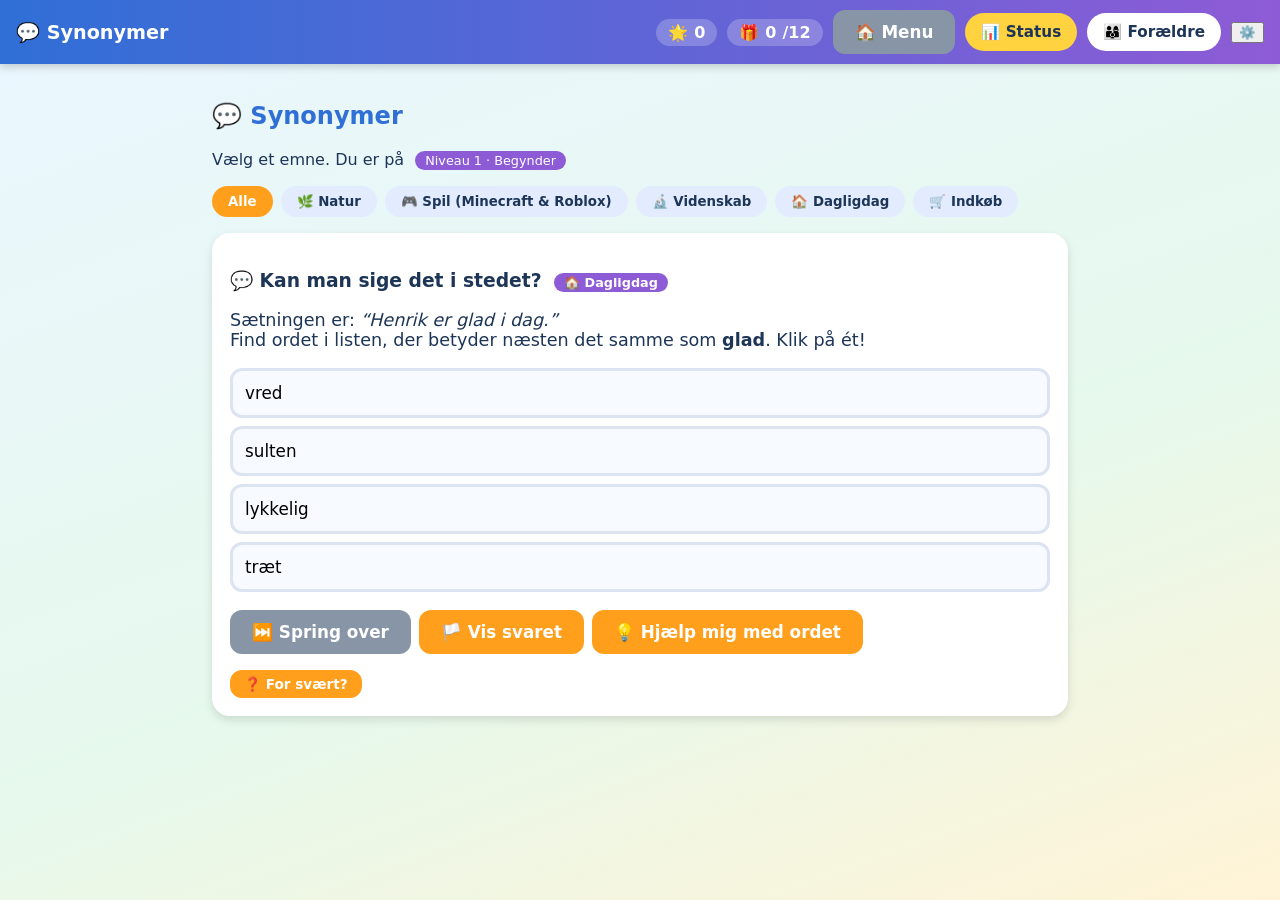
<file: synonymer.html>
<!doctype html>
<html lang="da">
<head>
<meta charset="UTF-8" />
<meta name="viewport" content="width=device-width, initial-scale=1.0" />
<title>Synonymer – Skriv &amp; Lær</title>
<link rel="stylesheet" href="faelles.css" />
</head>
<body>
<header>
  <h1>💬 Synonymer</h1>
  <div class="pill">🌟 <span id="hud-stjerner">0</span></div>
  <div class="pill">🎁 <span id="hud-trofæer">0</span>/12</div>
  <a class="btn grå" href="index.html">🏠 Menu</a>
  <button id="btn-status">📊 Status</button>
  <button id="btn-foraelder">👨‍👩‍👦 Forældre</button>
  <button id="btn-indstillinger">⚙️</button>
</header>
<div class="hoved" id="app"></div>
<div class="overlay" id="overlay"><div class="indhold" id="overlay-indhold"></div></div>

<script src="faelles/data-dansk.js"></script>
<script src="faelles/motor.js"></script>
<script>
"use strict";
startSide("synonym");
bindFællesknapper();
opdaterHUD();
</script>
</body>
</html>
</file>
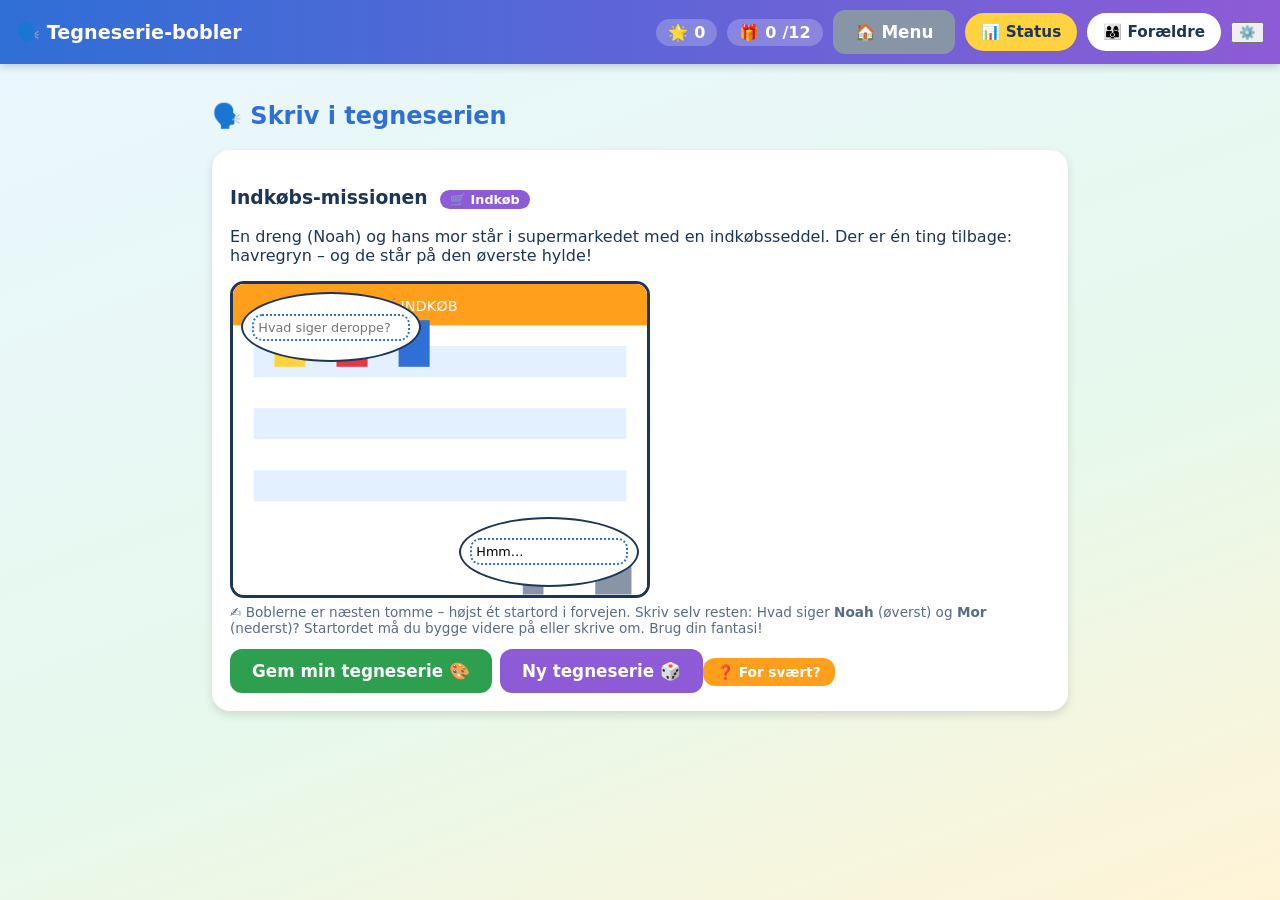
<file: tegneserie.html>
<!doctype html>
<html lang="da">
<head>
<meta charset="UTF-8" />
<meta name="viewport" content="width=device-width, initial-scale=1.0" />
<title>Tegneserie-bobler – Skriv &amp; Lær</title>
<link rel="stylesheet" href="faelles.css" />
</head>
<body>
<header>
  <h1>🗣️ Tegneserie-bobler</h1>
  <div class="pill">🌟 <span id="hud-stjerner">0</span></div>
  <div class="pill">🎁 <span id="hud-trofæer">0</span>/12</div>
  <a class="btn grå" href="index.html">🏠 Menu</a>
  <button id="btn-status">📊 Status</button>
  <button id="btn-foraelder">👨‍👩‍👦 Forældre</button>
  <button id="btn-indstillinger">⚙️</button>
</header>
<div class="hoved" id="app"></div>
<div class="overlay" id="overlay"><div class="indhold" id="overlay-indhold"></div></div>

<script src="faelles/data-dansk.js"></script>
<script src="faelles/motor.js"></script>
<script>
"use strict";
function tegnScene(scene){
  if(scene==="minecraft"){
    return "<rect x='0' y='0' width='400' height='120' fill='#8fd3ff'/>"+
    "<rect x='0' y='120' width='400' height='180' fill='#7ec850'/>"+
    "<rect x='40' y='60' width='60' height='66' fill='#8a5a2b'/>"+
    "<rect x='60' y='102' width='20' height='24' fill='#5d3a1a'/>"+
    "<rect x='90' y='66' width='20' height='20' fill='#4ddbff' opacity='0.85'></rect>"+
    "<rect x='290' y='80' width='44' height='86' fill='#2aaa5b'/>"+
    "<rect x='296' y='40' width='11' height='13' fill='#222'/><rect x='317' y='40' width='11' height='13' fill='#222'/>"+
    "<rect x='296' y='92' width='11' height='13' fill='#222'/><rect x='317' y='92' width='11' height='13' fill='#222'/>"+
    "<rect x='296' y='64' width='32' height='10' fill='#0c0'/><text x='150' y='30' font-size='14' fill='#1d3557'>⛏ Bygg-dag i Minecraft</text>";
  }
  if(scene==="skov"){
    return "<rect x='0' y='0' width='400' height='300' fill='#cfeecf'/>"+
    "<rect x='0' y='230' width='400' height='70' fill='#7aa85c'/>"+
    "<rect x='60' y='100' width='26' height='140' fill='#7d5a3a'/><circle cx='73' cy='95' r='45' fill='#2e9e4f'/>"+
    "<rect x='300' y='120' width='24' height='120' fill='#7d5a3a'/><circle cx='312' cy='115' r='40' fill='#37b45c'/>"+
    "<ellipse cx='160' cy='255' rx='45' ry='12' fill='#b98a5f'/>"+
    "<circle cx='250' cy='245' r='4' fill='#444'/><circle cx='262' cy='250' r='4' fill='#444'/><circle cx='274' cy='246' r='4' fill='#444'/>"+
    "<text x='20' y='40' font-size='14' fill='#1d3557'>🌲 Spor i skoven</text>";
  }
  if(scene==="butik"){
    return "<rect x='0' y='0' width='400' height='300' fill='#ffffff'/>"+
    "<rect x='0' y='0' width='400' height='40' fill='#ff9f1c'/>"+
    "<rect x='20' y='60' width='360' height='30' fill='#e3f0ff'/>"+
    "<rect x='20' y='120' width='360' height='30' fill='#e3f0ff'/>"+
    "<rect x='20' y='180' width='360' height='30' fill='#e3f0ff'/>"+
    "<rect x='40' y='35' width='30' height='45' fill='#ffd23f'/><rect x='100' y='35' width='30' height='45' fill='#e63946'/>"+
    "<rect x='160' y='35' width='30' height='45' fill='#2f6fd6'/>"+
    "<rect x='350' y='250' width='35' height='50' fill='#8895a7'/><rect x='280' y='255' width='20' height='45' fill='#8895a7'/>"+
    "<text x='140' y='26' font-size='14' fill='#ffffff'>🛒 INDKØB</text>";
  }
  return "<rect x='0' y='0' width='400' height='300' fill='#ffe9d6'/>"+
  "<rect x='0' y='250' width='400' height='50' fill='#b98a5f'/>"+
  "<rect x='40' y='80' width='140' height='120' fill='#ffd9a0'/><polygon points='40,80 110,30 180,80' fill='#e63946'/>"+
  "<rect x='90' y='140' width='40' height='60' fill='#8a5a2b'/>"+
  "<circle cx='260' cy='185' r='28' fill='#f2b23e'/>"+
  "<polygon points='260,152 268,138 252,138' fill='#f2b23e'/>"+
  "<ellipse cx='330' cy='220' rx='32' ry='18' fill='#4c4c4c'/><circle cx='372' cy='200' r='14' fill='#4c4c4c'/>"+
  "<text x='215' y='265' font-size='13' fill='#1d3557'>🐱 = min allerbedste ven</text>";
}
function startSerie(){
  var s = SERIER[Math.floor(Math.random()*SERIER.length)];
  var app = document.getElementById("app");
  app.innerHTML = "<h2 class='område'>🗣️ Skriv i tegneserien</h2>"+
  "<div class='kasse'>"+
    "<h3>"+s.titel+" <span class='lvlbadge'>"+EMNE[s.emne]+"</span></h3>"+
    "<p>"+s.situation+"</p>"+
    "<div style='position:relative;max-width:420px;border:3px solid #1d3557;border-radius:14px;overflow:hidden;background:#fff'>"+
      "<svg viewBox='0 0 400 300' width='100%' style='display:block'>"+tegnScene(s.scene)+"</svg>"+
      "<div class='bobbel' style='left:8px;top:8px;width:180px;height:70px'><input class='boble-input' id='b1' placeholder='Hvad siger deroppe?' value=\""+s.start1.replace(/"/g,"&quot;")+"\"></div>"+
      "<div class='bobbel' style='right:8px;bottom:8px;width:180px;height:70px'><input class='boble-input' id='b2' placeholder='Hvad siger dernede?' value=\""+s.start2.replace(/"/g,"&quot;")+"\"></div>"+
    "</div>"+
    "<p class='tagline'>✍️ Boblerne er næsten tomme – højst ét startord i forvejen. Skriv selv resten: Hvad siger <b>"+s.figur1+"</b> (øverst) og <b>"+s.figur2+"</b> (nederst)? Startordet må du bygge videre på eller skrive om. Brug din fantasi!</p>"+
    "<button class='btn grøn' id='gemSerie'>Gem min tegneserie 🎨</button>"+
    "<button class='btn lilla' id='nySerie' style='margin-left:8px'>Ny tegneserie 🎲</button>"+
    svaerKnap("serie")+
    "<div class='feedback' id='fb'></div>"+
  "</div>";
  document.getElementById("nySerie").onclick=startSerie;
  document.getElementById("gemSerie").onclick=function(){
    var t1=document.getElementById("b1").value.trim(), t2=document.getElementById("b2").value.trim();
    var fb=document.getElementById("fb");
    var fejl=[];
    [[t1,s.figur1],[t2,s.figur2]].forEach(function(par){
      var t=par[0], f=par[1];
      if(t.length<8) fejl.push(f+" siger lidt for lidt – skriv en hel sætning.");
      if(t.length>0 && !/^[A-ZÆØÅ]/.test(t)) fejl.push(f+"s boble skal starte med stort bogstav.");
      if(t.length>0 && !/[.!?…]$/.test(t)) fejl.push(f+"s boble skal slutte med punktum, ! eller ?.");
    });
    if(fejl.length){
      fb.className="feedback skidt";
      fb.innerHTML="Din tegneserie er godt på vej! Tjek lige:<br>• "+fejl.join("<br>• ");
      return;
    }
    S.tegneserier.push({serie:s.titel, figur1:s.figur1, tekst1:t1, figur2:s.figur2, tekst2:t2, dato:new Date().toISOString()});
    givStjerner(4,true);
    fb.className="feedback god";
    fb.innerHTML="🎨 Din tegneserie er gemt! Her er dialogen:<br>"+
     "<div style='background:#fbf7ec;border-radius:12px;padding:12px;margin-top:8px'>"+
     "<b>"+s.figur1+":</b> \u201C"+t1.replace(/</g,"&lt;")+"\u201D<br><b>"+s.figur2+":</b> \u201C"+t2.replace(/</g,"&lt;")+"\u201D</div>"+
     "<p style='margin-top:6px'>+4 stjerner 🌟 Se alle dine serier under 📊 Status – eller download dem som fil.</p>";
    document.getElementById("gemSerie").disabled=true;
  };
}
startSerie();
bindFællesknapper();
opdaterHUD();
</script>
</body>
</html>
</file>
<file: faelles.css>
:root{
  --font: "Comic Sans MS", "Segoe UI", system-ui, sans-serif;
  --grøn:#2e9e4f; --grøn2:#7ed957; --blå:#2f6fd6; --blå2:#6cc4f2;
  --orange:#ff9f1c; --lilla:#8e5bd6; --rød:#e63946; --gul:#ffd23f;
  --mørk:#1d3557;
}
*{box-sizing:border-box}
body{margin:0;font-family:var(--font);background:linear-gradient(160deg,#eaf6ff,#e6f9ec 60%,#fff3d6);min-height:100vh;color:var(--mørk)}
header{position:sticky;top:0;z-index:20;background:linear-gradient(90deg,var(--blå),var(--lilla));color:#fff;padding:10px 16px;display:flex;align-items:center;gap:10px;box-shadow:0 3px 8px rgba(0,0,0,.18);flex-wrap:wrap}
header h1{font-size:1.2rem;margin:0;flex:1;white-space:nowrap}
.pill{background:rgba(255,255,255,.22);padding:4px 12px;border-radius:999px;font-weight:bold;display:flex;gap:6px;align-items:center}
#btn-status,#btn-foraelder,.btn{cursor:pointer;border:none;border-radius:12px;padding:10px 16px;font-family:inherit;font-weight:bold;font-size:.95rem}
#btn-status{background:var(--gul);color:var(--mørk);border-radius:999px}
#btn-foraelder{background:#fff;color:var(--mørk);border-radius:999px}
#btn-status:hover{background:#ffe680}#btn-foraelder:hover{background:#e8e8e8}
.menu{display:grid;grid-template-columns:repeat(auto-fit,minmax(230px,1fr));gap:16px;padding:22px;max-width:1100px;margin:0 auto}
.kort{background:#fff;border-radius:20px;padding:18px;box-shadow:0 4px 10px rgba(0,0,0,.12);transition:transform .12s;display:block;text-decoration:none;color:var(--mørk)}
.kort:hover{transform:translateY(-4px) scale(1.02)}
.kort .ikon{font-size:2.6rem}
.kort h2{margin:6px 0 4px;font-size:1.15rem}
.kort p{margin:0;font-size:.9rem;color:#41506b}
.skridt{background:#eee;height:12px;border-radius:999px;overflow:hidden;margin-top:10px}
.skridt>i{display:block;height:100%;background:linear-gradient(90deg,var(--grøn2),var(--grøn));border-radius:999px}
h2.område{color:var(--blå)}
.hoved{max-width:900px;margin:0 auto;padding:18px 22px 80px}
.kasse{background:#fff;border-radius:18px;padding:18px;box-shadow:0 4px 10px rgba(0,0,0,.12);margin-bottom:16px}
.emnevalg{display:flex;flex-wrap:wrap;gap:8px;margin:8px 0 16px}
.emne{border:none;background:#e3ecff;border-radius:999px;padding:8px 16px;cursor:pointer;font-family:inherit;font-weight:bold;color:var(--mørk)}
.emne.valgt{background:var(--orange);color:#fff}
.btn{border-radius:12px;padding:12px 22px;font-family:inherit;font-weight:bold;font-size:1.05rem;cursor:pointer;color:#fff;text-decoration:none;display:inline-block}
.btn.grøn{background:var(--grøn)} .btn.blå{background:var(--blå)} .btn.orange{background:var(--orange)} .btn.lilla{background:var(--lilla)} .btn.rød{background:var(--rød)} .btn.grå{background:#8895a7}
.btn:disabled{opacity:.45;cursor:not-allowed}
.btn:hover:not(:disabled){filter:brightness(1.1)}
.mulighed{display:block;width:100%;text-align:left;margin:8px 0;padding:12px;border-radius:12px;border:3px solid #dbe4f0;background:#f7faff;font-family:inherit;font-size:1.05rem;cursor:pointer}
.mulighed:hover{border-color:var(--blå2)}
.mulighed.rigtig{background:#d9f7e1;border-color:var(--grøn)}
.mulighed.forkert{background:#fde2e2;border-color:var(--rød)}
.feedback{border-radius:12px;padding:12px;margin-top:10px;font-weight:bold;display:none}
.feedback.god{background:#d9f7e1;color:#16693a;display:block}
.feedback.skidt{background:#fde2e2;color:#8e1c1c;display:block}
.læsetekst{line-height:1.75;font-size:1.12rem;background:#fbf7ec;border-radius:14px;padding:16px;border:3px dashed var(--gul)}
input.tekst,textarea.tekst{font-family:inherit}
input.tekst{width:100%;padding:12px;border-radius:12px;border:3px solid #dbe4f0;font-size:1.05rem}
input.tekst:focus{outline:none;border-color:var(--blå2)}
textarea.tekst{width:100%;min-height:180px;padding:12px;border-radius:12px;border:3px solid #dbe4f0;font-size:1.05rem;line-height:1.6;resize:vertical}
textarea.tekst:focus{outline:none;border-color:var(--blå2)}
.boble-input{font-family:inherit;border:2px dotted var(--blå);border-radius:10px;width:96%;font-size:.8rem;padding:4px;background:#fff}
.overlay{position:fixed;inset:0;background:rgba(15,25,45,.55);display:none;align-items:center;justify-content:center;z-index:50;padding:16px}
.overlay.åben{display:flex}
.overlay .indhold{background:#fff;border-radius:20px;max-width:640px;max-height:88vh;overflow:auto;padding:22px}
#konfetti{position:fixed;inset:0;width:100%;height:100%;pointer-events:none;z-index:60;display:none}
.bobbel{position:absolute;background:#fff;border:2px solid #1d3557;border-radius:50%;display:flex;align-items:center;justify-content:center;text-align:center;padding:6px}
.tagline{font-size:.85rem;color:#5a6b87;margin-top:6px}
.lvlbadge{display:inline-block;background:var(--lilla);color:#fff;border-radius:999px;padding:2px 10px;font-size:.8rem;margin-left:6px}
.rows .statrow{display:flex;justify-content:space-between;padding:6px 4px;border-bottom:1px dashed #cfd8e6;gap:10px;flex-wrap:wrap}
table{border-collapse:collapse}
@media (max-width:600px){header h1{font-size:1rem} .hoved{padding:10px}}
</file>
